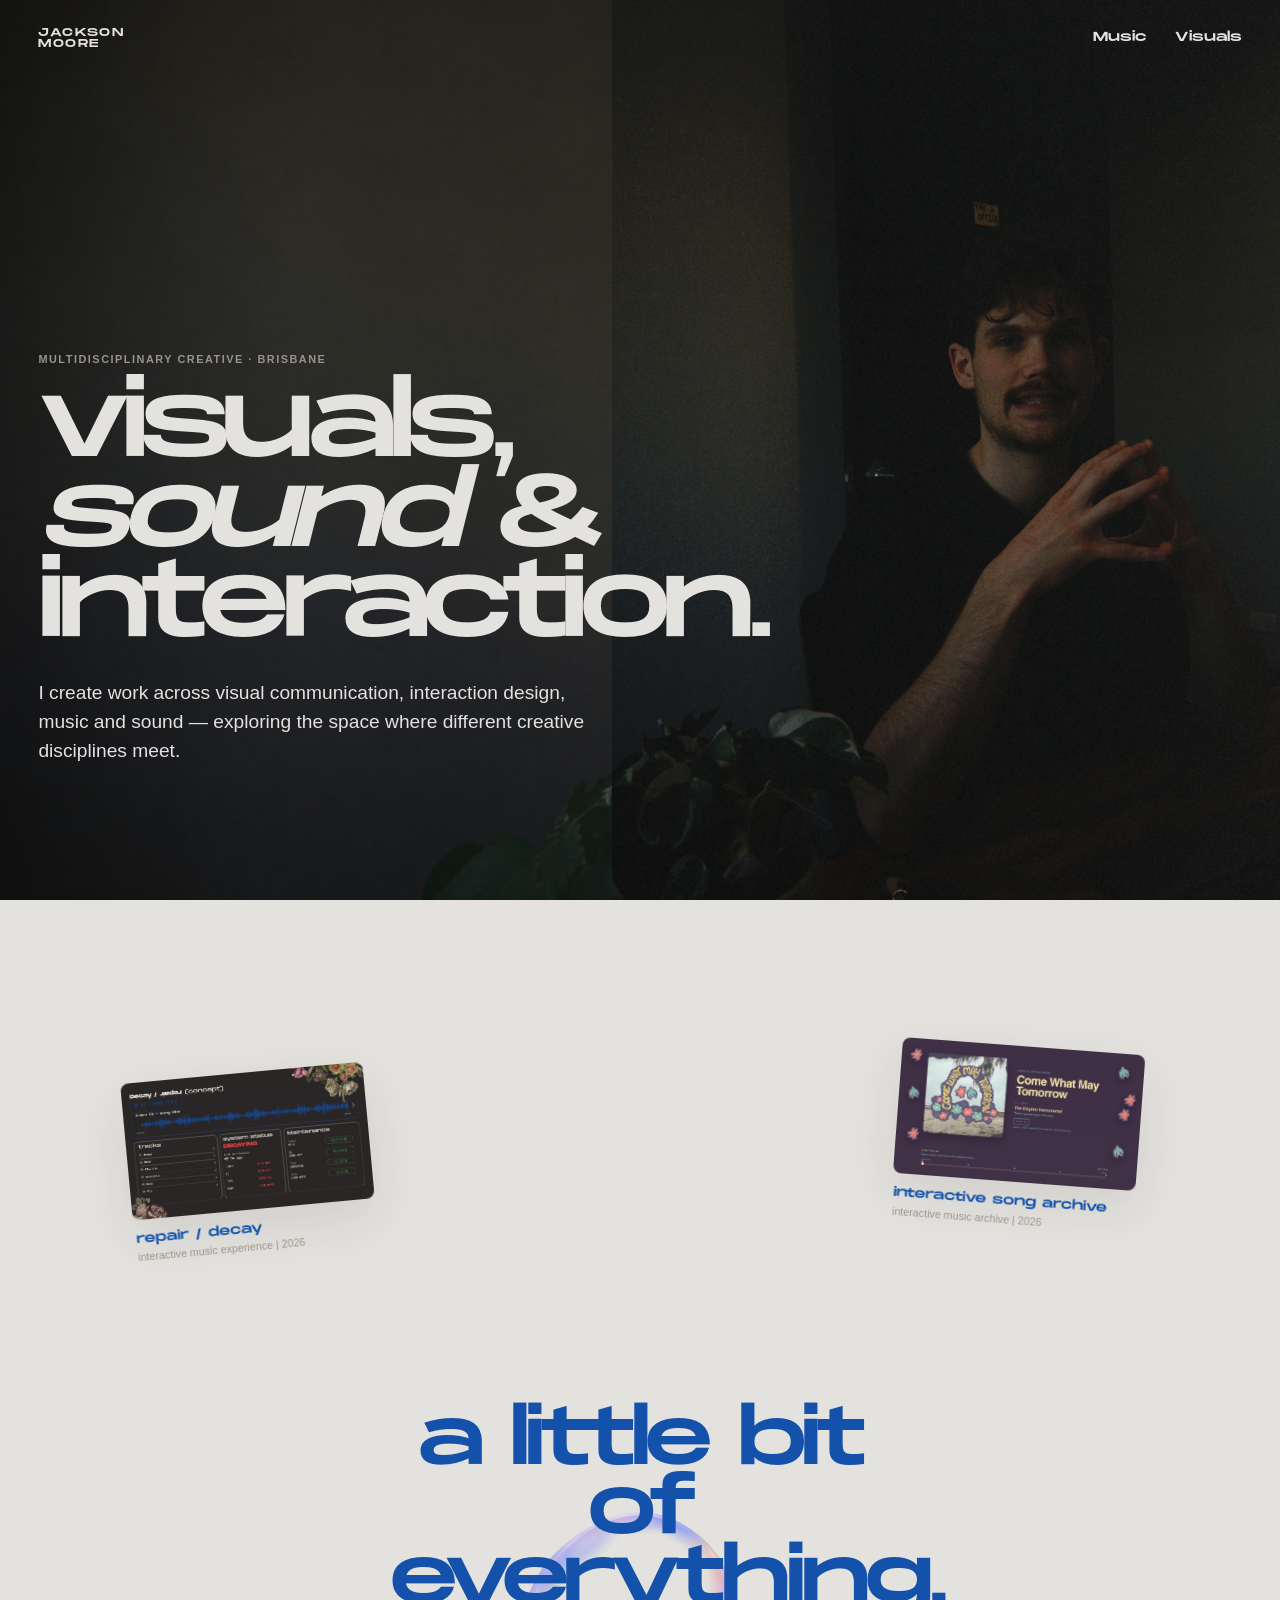
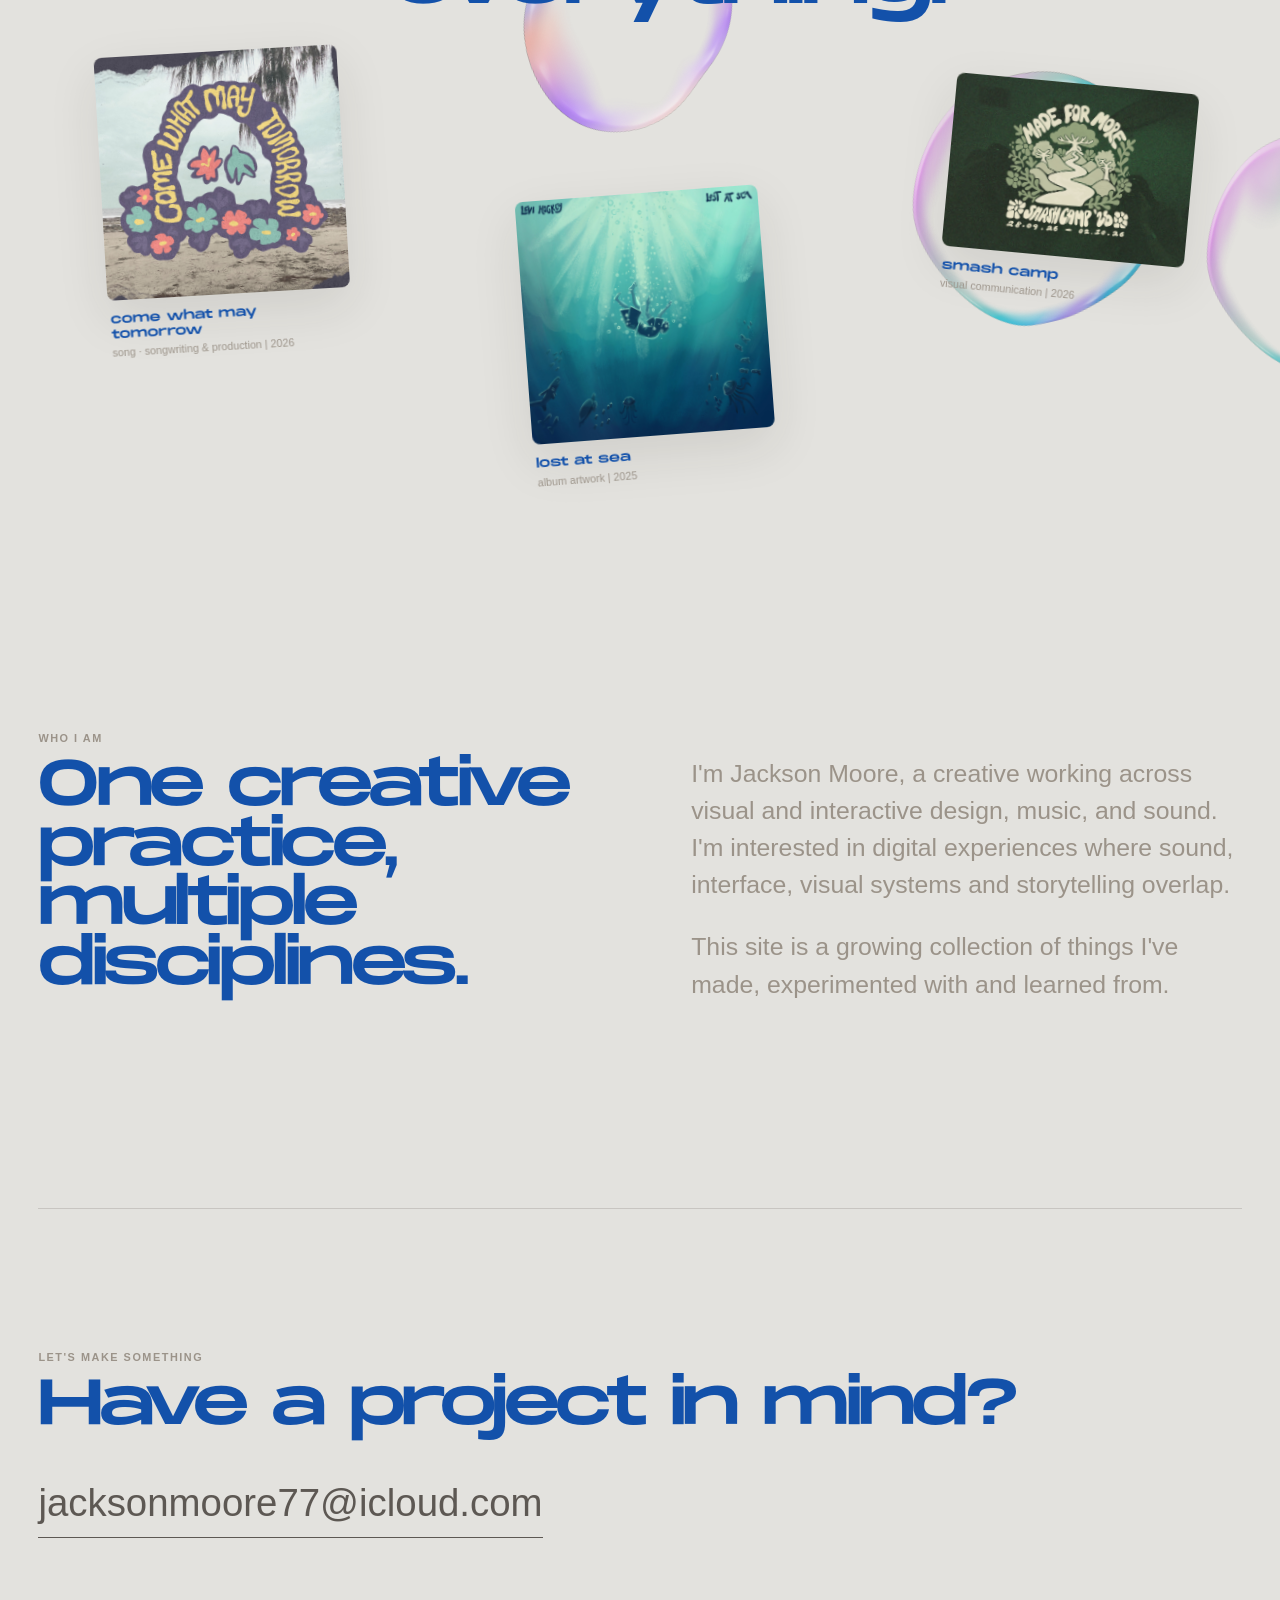
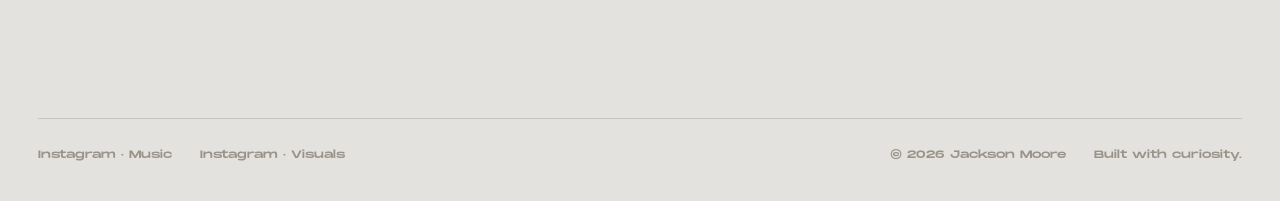
<file: index.html>
<!DOCTYPE html>
<html lang="en">
<head>
  <meta charset="UTF-8">
  <meta name="viewport" content="width=device-width, initial-scale=1.0">
  <meta name="description" content="Jackson Moore — multidisciplinary creative working across visual design, interaction, music and sound.">
  <title>Jackson Moore — Multidisciplinary Creative</title>
  <link rel="stylesheet" href="css/style.css">
</head>
<body class="home-page">
  <div class="water-layer" aria-hidden="true">
    <div class="bubble bubble-1"></div>
    <div class="bubble bubble-2"></div>
    <div class="bubble bubble-3"></div>
    <div class="bubble bubble-4"></div>
    <div class="bubble bubble-5"></div>
  </div>

  <header class="site-header">
    <a class="logo" href="index.html">JACKSON<br>MOORE</a>
    <nav class="nav" aria-label="Main navigation">
      <a href="music.html">Music</a>
      <a href="design.html">Visuals</a>
    </nav>
  </header>

  <main>
    <section class="hero hero-full-bleed">
      <div class="hero-copy section">
        <p class="eyebrow">MULTIDISCIPLINARY CREATIVE · BRISBANE</p>
        <h1>visuals,<br><em>sound</em> & interaction.</h1>
        <p class="hero-intro">
          I create work across visual communication, interaction design,
          music and sound — exploring the space where different creative
          disciplines meet.
        </p>
      </div>
    </section>

    <section class="floating-work" id="selected-work">
      <div class="floating-work-intro">
        <h2>a little bit<br>of everything.</h2>
      </div>

      <div class="floating-gallery" id="home-gallery" aria-label="Selected projects">
        <a class="floating-project floating-project-1" href="project.html?id=decay-repair">
          <div class="floating-project-image">
            <img src="assets/images/decay-repair-hero.jpg" alt="repair / decay project">
          </div>
          <div class="floating-project-meta">
            <h3>repair / decay</h3>
            <p>interactive music experience | 2026</p>
          </div>
        </a>

        <a class="floating-project floating-project-2" href="https://jackasonn.github.io/interactive-song-archive/" target="_blank" rel="noopener">
          <div class="floating-project-image">
            <img src="assets/images/interactive-song-archive-hero.jpg" alt="interactive song archive project">
          </div>
          <div class="floating-project-meta">
            <h3>interactive song archive</h3>
            <p>interactive music archive | 2026</p>
          </div>
        </a>

        <a class="floating-project floating-project-3" href="project.html?id=come-what-may-tomorrow">
          <div class="floating-project-image">
            <img src="assets/images/come-what-may-tomorrow-hero.jpg" alt="come what may tomorrow project">
          </div>
          <div class="floating-project-meta">
            <h3>come what may tomorrow</h3>
            <p>song · songwriting & production | 2026</p>
          </div>
        </a>

        <a class="floating-project floating-project-4" href="project.html?id=smash-camp">
          <div class="floating-project-image">
            <img src="assets/images/smash-camp-hero.jpg" alt="smash camp project">
          </div>
          <div class="floating-project-meta">
            <h3>smash camp</h3>
            <p>visual communication | 2026</p>
          </div>
        </a>

        <a class="floating-project floating-project-5" href="project.html?id=lost-at-sea">
          <div class="floating-project-image">
            <img src="assets/images/lost-at-sea-hero.jpg" alt="lost at sea project">
          </div>
          <div class="floating-project-meta">
            <h3>lost at sea</h3>
            <p>album artwork | 2025</p>
          </div>
        </a>
      </div>
    </section>

    <section class="about section">
      <div>
        <p class="eyebrow">WHO I AM</p>
        <h2>One creative practice,<br>multiple disciplines.</h2>
      </div>
      <div class="about-copy">
        <p>
          I'm Jackson Moore, a creative working across visual and interactive
          design, music, and sound. I'm interested in digital experiences
          where sound, interface, visual systems and storytelling overlap.
        </p>
        <p>
          This site is a growing collection of things I've made, experimented
          with and learned from.
        </p>
      </div>
    </section>

    <section class="contact section">
      <p class="eyebrow">LET'S MAKE SOMETHING</p>
      <h2>Have a project in mind?</h2>
      <a class="big-link" href="mailto:jacksonmoore77@icloud.com">jacksonmoore77@icloud.com</a>
    </section>
  </main>

  <footer class="site-footer">
    <div class="footer-socials" aria-label="Social media">
      <a href="https://www.instagram.com/jackasonn_music/" target="_blank" rel="noopener">Instagram · Music</a>
      <a href="https://www.instagram.com/jackasonn_visuals/" target="_blank" rel="noopener">Instagram · Visuals</a>
    </div>
    <div class="footer-meta">
      <span>© 2026 Jackson Moore</span>
      <span>Built with curiosity.</span>
    </div>
  </footer>

  <script src="js/projects.js"></script>
  <script src="js/main.js"></script>
</body>
</html>
</file>
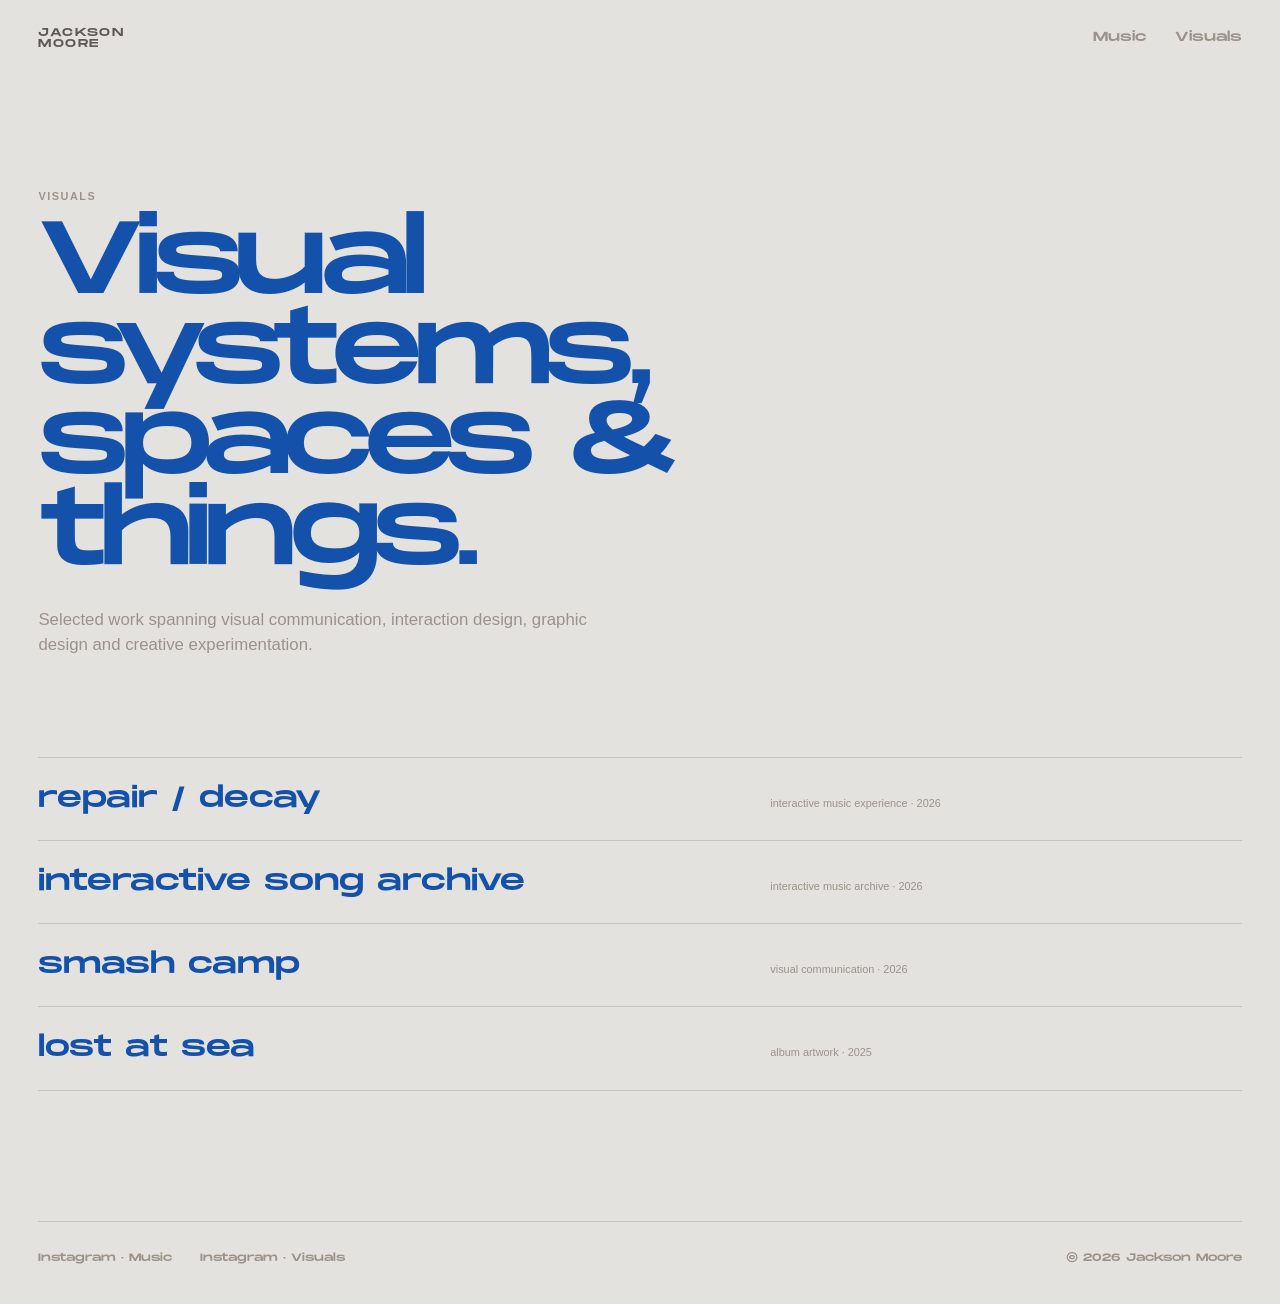
<file: design.html>
<!DOCTYPE html>
<html lang="en">
<head>
  <meta charset="UTF-8">
  <meta name="viewport" content="width=device-width, initial-scale=1.0">
  <meta name="description" content="Jackson Moore — visual communication, interaction and design projects.">
  <title>Visuals — Jackson Moore</title>
  <link rel="stylesheet" href="css/style.css">
</head>
<body>
  <div class="water-layer" aria-hidden="true">
    <div class="bubble bubble-2"></div>
    <div class="bubble bubble-4"></div>
    <div class="bubble bubble-5"></div>
  </div>

  <header class="site-header">
    <a class="logo" href="index.html">JACKSON<br>MOORE</a>
    <nav class="nav" aria-label="Main navigation">
      <a href="music.html">Music</a>
      <a href="design.html">Visuals</a>
    </nav>
  </header>

  <main>
    <section class="page-intro section">
      <p class="eyebrow">VISUALS</p>
      <h1>Visual systems,<br>spaces & things.</h1>
      <p>Selected work spanning visual communication, interaction design, graphic design and creative experimentation.</p>
    </section>

    <section class="project-link-list section" id="design-list"></section>
  </main>

  <footer class="site-footer">
    <div class="footer-socials" aria-label="Social media">
      <a href="https://www.instagram.com/jackasonn_music/" target="_blank" rel="noopener">Instagram · Music</a>
      <a href="https://www.instagram.com/jackasonn_visuals/" target="_blank" rel="noopener">Instagram · Visuals</a>
    </div>
    <div class="footer-meta">
      <span>© 2026 Jackson Moore</span>
    </div>
  </footer>

  <script src="js/projects.js"></script>
  <script src="js/main.js"></script>
</body>
</html>
</file>
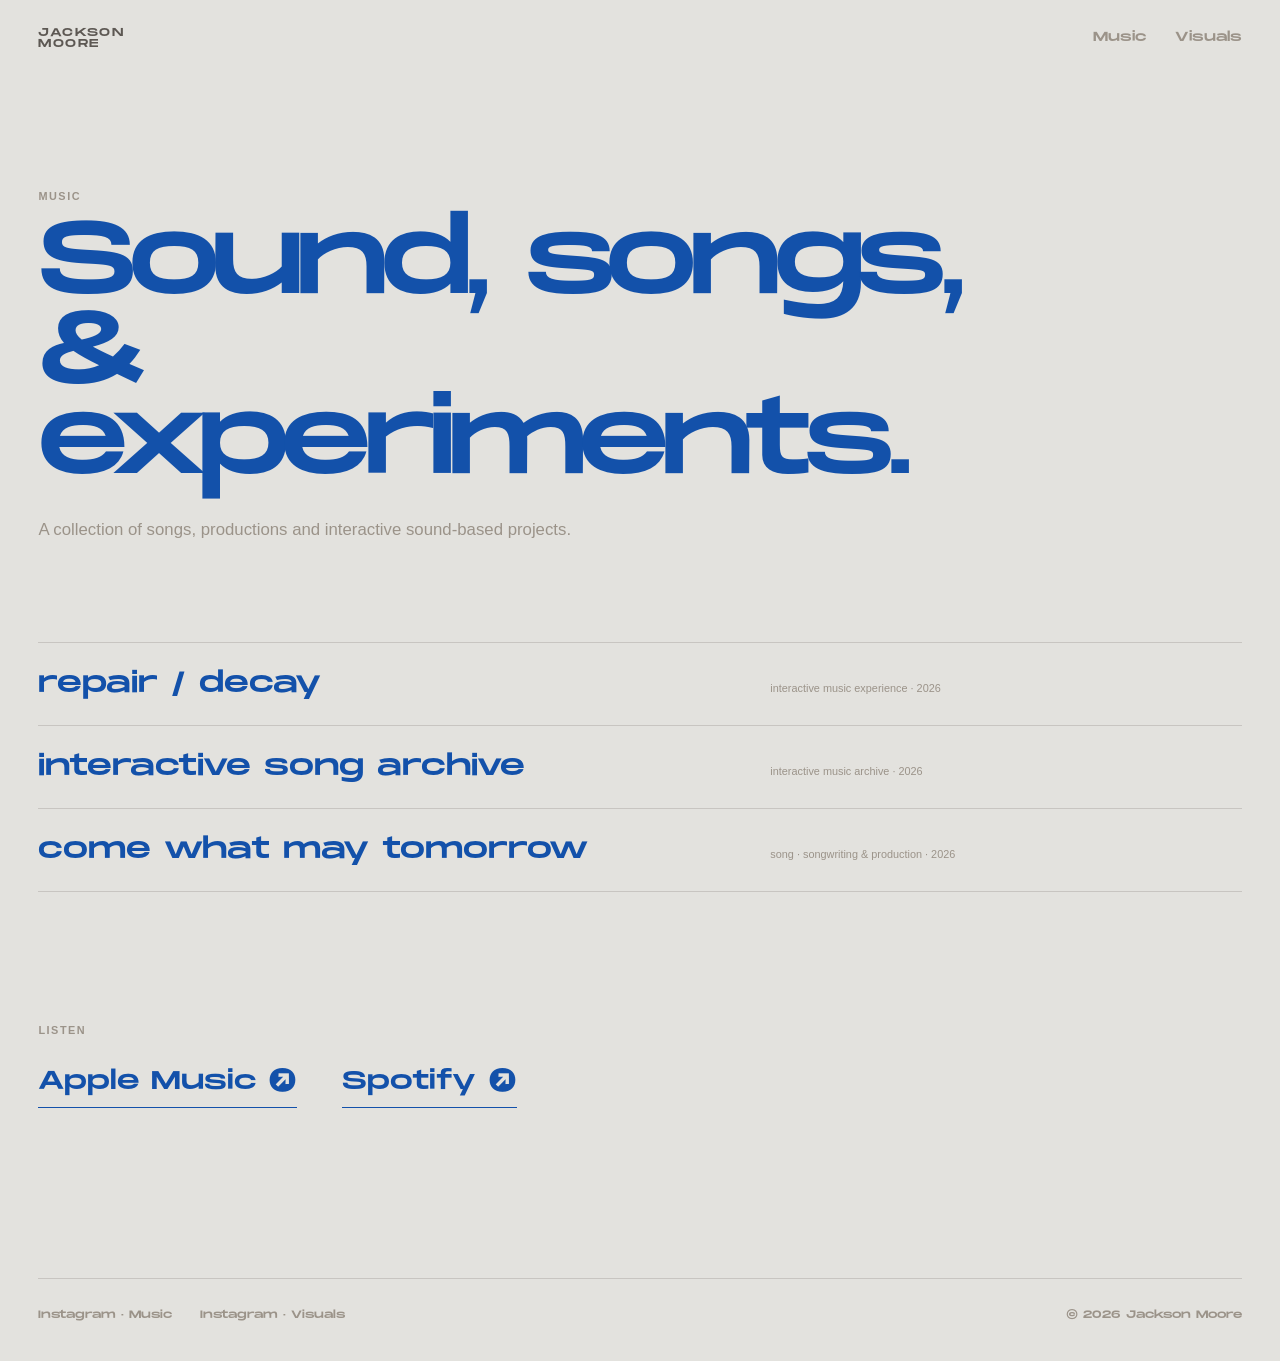
<file: music.html>
<!DOCTYPE html>
<html lang="en">
<head>
  <meta charset="UTF-8">
  <meta name="viewport" content="width=device-width, initial-scale=1.0">
  <meta name="description" content="Jackson Moore — music, production and interactive sound work.">
  <title>Music — Jackson Moore</title>
  <link rel="stylesheet" href="css/style.css">
</head>
<body>
  <div class="water-layer" aria-hidden="true">
    <div class="bubble bubble-1"></div>
    <div class="bubble bubble-3"></div>
    <div class="bubble bubble-5"></div>
  </div>

  <header class="site-header">
    <a class="logo" href="index.html">JACKSON<br>MOORE</a>
    <nav class="nav" aria-label="Main navigation">
      <a href="music.html">Music</a>
      <a href="design.html">Visuals</a>
    </nav>
  </header>

  <main>
    <section class="page-intro section">
      <p class="eyebrow">MUSIC</p>
      <h1>Sound, songs,<br>& experiments.</h1>
      <p>A collection of songs, productions and interactive sound-based projects.</p>
    </section>

    <section class="project-link-list section" id="music-list"></section>

    <section class="platform-links section">
      <p class="eyebrow">LISTEN</p>
      <div class="platform-link-row">
        <a href="https://music.apple.com/au/artist/jackson-moore/6800161995" target="_blank" rel="noopener">Apple Music <span>↗</span></a>
        <a href="https://open.spotify.com/artist/7njkLldCadYfsRvvedCBV6" target="_blank" rel="noopener">Spotify <span>↗</span></a>
      </div>
    </section>
  </main>

  <footer class="site-footer">
    <div class="footer-socials" aria-label="Social media">
      <a href="https://www.instagram.com/jackasonn_music/" target="_blank" rel="noopener">Instagram · Music</a>
      <a href="https://www.instagram.com/jackasonn_visuals/" target="_blank" rel="noopener">Instagram · Visuals</a>
    </div>
    <div class="footer-meta">
      <span>© 2026 Jackson Moore</span>
    </div>
  </footer>

  <script src="js/projects.js"></script>
  <script src="js/main.js"></script>
</body>
</html>
</file>
<file: css/style.css>
@font-face {
  font-family: "Monument Extended";
  src: url("../assets/fonts/monumentextended-regular.otf") format("opentype");
  font-weight: 400;
  font-style: normal;
  font-display: swap;
}

@font-face {
  font-family: "Monument Extended";
  src: url("../assets/fonts/monumentextended-ultrabold.otf") format("opentype");
  font-weight: 700;
  font-style: normal;
  font-display: swap;
}

:root {
  --background: #e3e2de;
  --surface: #e8e6dc;
  --text: #5d5853;
  --muted: #9b9389;
  --accent: #1351aa;
  --accent-dark: #14396d;
  --line: rgba(64, 54, 43, 0.16);
  --font-display: "Monument Extended", "Helvetica Neue", Helvetica, Arial, sans-serif;
  --font-body: "Helvetica Neue", Helvetica, Arial, sans-serif;
  --page-width: 1280px;
  --side-padding: clamp(18px, 3vw, 50px);
  --radius: 18px;
}

* { box-sizing: border-box; }

html {
  scroll-behavior: smooth;
}

body {
  margin: 0;
  background: var(--background);
  color: var(--text);
  font-family: var(--font-body);
  line-height: 1.5;
  overflow-x: hidden;
}

h1, h2, h3 {
  font-family: var(--font-display);
  color: var(--accent);
}

a {
  color: inherit;
  text-decoration: none;
}

a:hover {
  color: var(--accent);
}

.site-header,
main,
.site-footer {
  position: relative;
  z-index: 2;
}

.site-header {
  width: min(var(--page-width), calc(100% - var(--side-padding) * 2));
  margin: 0 auto;
  padding: 28px 0;
  display: flex;
  align-items: flex-start;
  justify-content: space-between;
  gap: 30px;
}

.logo {
  font-family: var(--font-display);
  font-size: 0.72rem;
  line-height: 0.95;
  letter-spacing: 0.12em;
}

.nav {
  display: flex;
  gap: 28px;
  font-family: var(--font-display);
  font-size: 0.82rem;
}

.nav a { color: var(--muted); }

.section {
  width: min(var(--page-width), calc(100% - var(--side-padding) * 2));
  margin: 0 auto;
}

.eyebrow {
  margin: 0;
  color: var(--muted);
  font-size: 0.68rem;
  letter-spacing: 0.14em;
  font-weight: 700;
}

.hero-full-bleed {
  position: relative;
  isolation: isolate;
  min-height: 100svh;
  display: grid;
  align-items: end;
  padding: clamp(80px, 13vw, 180px) 0 clamp(64px, 9vw, 130px);
  overflow: hidden;
  color: var(--background);
  background-image: url("../assets/images/hero.jpg");
  background-position: center;
  background-size: cover;
}

.home-page .site-header {
  position: absolute;
  inset: 0 0 auto;
  z-index: 3;
}

.home-page .logo,
.home-page .nav a { color: var(--background); }

.home-page .logo:hover,
.home-page .nav a:hover { color: var(--accent); }

.hero-full-bleed::before {
  content: "";
  position: absolute;
  inset: 0;
  z-index: -1;
  background: linear-gradient(90deg, rgba(0,0,0,.52), rgba(0,0,0,.12));
}

.hero-copy { max-width: var(--page-width); }

.hero h1 {
  max-width: 980px;
  margin: 14px 0 28px;
  font-family: var(--font-display);
  font-size: clamp(3.5rem, 8vw, 8rem);
  line-height: .88;
  letter-spacing: -.065em;
  font-weight: 500;
  color: var(--background);
}

.hero h1 em {
  color: inherit;
  font-family: inherit;
  font-weight: inherit;
}

.hero-intro {
  max-width: 570px;
  color: var(--background);
  font-size: clamp(1rem, 1.5vw, 1.2rem);
}

/* ===== FLOATING HOMEPAGE GALLERY ===== */

.floating-work {
  position: relative;
  width: 100%;
  min-height: 1250px;
  padding: 180px 0 220px;
  display: grid;
  place-items: center;
}

.floating-work-intro {
  position: relative;
  z-index: 3;
  width: min(500px, 90vw);
  margin: 0;
  text-align: center;
  pointer-events: none;
}

.floating-work-intro h2 {
  margin: 12px 0 0;
  font-size: clamp(2.6rem, 6vw, 6.2rem);
  line-height: .9;
  letter-spacing: -.065em;
  font-weight: 500;
}

.floating-gallery {
  position: absolute;
  inset: 0;
  width: 100%;
  max-width: 1500px;
  margin: auto;
  pointer-events: none;
}

.floating-project {
  --scroll-y: 0px;
  --scroll-rotation: 0deg;
  position: absolute;
  z-index: 2;
  width: clamp(180px, 19vw, 290px);
  transform: translate3d(0, var(--scroll-y), 0) rotate(calc(var(--base-rotation, 0deg) + var(--scroll-rotation)));
  transition: transform 500ms cubic-bezier(.22, .61, .36, 1);
  will-change: transform;
  pointer-events: auto;
}

.floating-project-image {
  width: 100%;
  overflow: hidden;
  border-radius: 8px;
  background: var(--surface);
  box-shadow: 0 18px 50px rgba(40, 35, 28, .10);
}

.floating-project-image img {
  display: block;
  width: 100%;
  height: auto;
  aspect-ratio: auto;
  object-fit: contain;
}

.floating-project-meta {
  padding: 13px 2px 0;
}

.floating-project-meta h3 {
  margin: 0;
  color: var(--accent);
  font-family: var(--font-display);
  font-size: .78rem;
  line-height: 1.15;
  font-weight: 400;
  text-transform: lowercase;
}

.floating-project-meta p {
  margin: 4px 0 0;
  color: var(--muted);
  font-size: .67rem;
  line-height: 1.25;
}

.floating-project:hover {
  z-index: 5;
}

.floating-project:hover .floating-project-image {
  box-shadow: 0 24px 65px rgba(40, 35, 28, .18);
  transform: scale(1.025);
}

.floating-project-1 {
  --base-rotation: -5deg;
  left: 10%;
  top: 16%;
}

.floating-project-2 {
  --base-rotation: 4deg;
  right: 11%;
  top: 10%;
}

.floating-project-3 {
  --base-rotation: -3deg;
  left: 8%;
  bottom: 13%;
}

.floating-project-4 {
  --base-rotation: 5deg;
  right: 7%;
  bottom: 22%;
}

.floating-project-5 {
  --base-rotation: -4deg;
  left: 41%;
  bottom: 4%;
}

/* ===== ABOUT / CONTACT ===== */

.about {
  display: grid;
  grid-template-columns: 1fr 1fr;
  gap: 8vw;
  padding-top: 180px;
  padding-bottom: 180px;
  border-bottom: 1px solid var(--line);
}

.about h2,
.contact h2 {
  margin: 10px 0 0;
  font-size: clamp(2.3rem, 5vw, 5rem);
  line-height: .93;
  letter-spacing: -.055em;
  font-weight: 500;
}

.about-copy {
  max-width: 580px;
  color: var(--muted);
  font-size: clamp(1.1rem, 2vw, 1.55rem);
}

.contact {
  padding-top: 140px;
  padding-bottom: 180px;
}

.big-link {
  display: inline-block;
  margin-top: 40px;
  border-bottom: 1px solid currentColor;
  padding-bottom: 5px;
  font-size: clamp(1.3rem, 3vw, 3rem);
}

/* ===== LIST PAGES ===== */

.page-intro {
  padding-top: 110px;
  padding-bottom: 100px;
}

.page-intro h1 {
  max-width: 1000px;
  margin: 14px 0 28px;
  color: var(--accent);
  font-size: clamp(3.5rem, 8vw, 8rem);
  line-height: .88;
  letter-spacing: -.065em;
  font-weight: 500;
}

.page-intro > p:last-child {
  max-width: 600px;
  margin: 0;
  color: var(--muted);
  font-size: 1.05rem;
}

.project-link-list {
  padding-bottom: 130px;
}

.project-list-link {
  display: grid;
  grid-template-columns: minmax(0, 1.5fr) minmax(220px, 1fr);
  align-items: baseline;
  gap: 25px;
  padding: 27px 0;
  border-top: 1px solid var(--line);
  transition: padding 180ms ease, color 180ms ease;
}

.project-list-link:last-child {
  border-bottom: 1px solid var(--line);
}

.project-list-link:hover {
  padding-left: 10px;
  color: var(--accent);
}

.project-list-meta {
  color: var(--muted);
  font-size: .68rem;
  text-transform: lowercase;
}

.project-list-title {
  font-family: var(--font-display);
  color: var(--accent);
  font-size: clamp(1.15rem, 2.2vw, 2.1rem);
  line-height: 1;
}

.platform-links {
  padding-bottom: 170px;
}

.platform-link-row {
  display: flex;
  flex-wrap: wrap;
  gap: 12px 45px;
  margin-top: 25px;
}

.platform-link-row a,
.project-links a {
  color: var(--accent);
  font-family: var(--font-display);
  font-size: clamp(1rem, 2vw, 1.6rem);
  border-bottom: 1px solid var(--accent);
  padding-bottom: 5px;
}

/* ===== PROJECT PAGES ===== */

.project-header {
  width: min(var(--page-width), calc(100% - var(--side-padding) * 2));
  margin: 0 auto;
  padding-top: 90px;
  padding-bottom: 70px;
}

.project-header h1 {
  margin: 35px 0 15px;
  color: var(--accent);
  font-size: clamp(3.5rem, 8vw, 8rem);
  line-height: .88;
  letter-spacing: -.065em;
  font-weight: 500;
}

.project-meta { color: var(--muted); }

.project-hero {
  width: min(var(--page-width), calc(100% - var(--side-padding) * 2));
  margin: 0 auto;
  overflow: hidden;
  border-radius: var(--radius);
  background: var(--surface);
}

.project-hero img {
  display: block;
  width: 100%;
  height: auto;
}

.project-body {
  width: min(900px, calc(100% - var(--side-padding) * 2));
  margin: 120px auto;
}

.project-body .lead {
  margin: 0 0 80px;
  color: var(--text);
  font-size: clamp(1.5rem, 3vw, 2.7rem);
  line-height: 1.15;
}

.project-section {
  margin: 90px 0;
}

.project-section h2 {
  margin: 10px 0 20px;
  font-size: 2rem;
}

.project-section p {
  color: var(--muted);
  max-width: 700px;
}

.project-overview {
  max-width: 700px;
}

.project-overview p {
  color: var(--muted);
  margin: 0 0 1.35em;
}

.project-overview p + p {
  text-indent: 2em;
}

.project-links {
  margin: 70px 0;
}

.project-links .eyebrow {
  margin-bottom: 18px;
}

.project-links a {
  display: inline-block;
  margin: 0 25px 15px 0;
}

.audio-player {
  width: 100%;
  margin: 0 0 70px;
}

.project-gallery {
  width: min(var(--page-width), calc(100% - var(--side-padding) * 2));
  margin: 0 auto 140px;
  display: grid;
  grid-template-columns: repeat(2, minmax(0, 1fr));
  gap: 28px;
  align-items: start;
}

.project-gallery-image {
  margin: 0;
  overflow: hidden;
  border-radius: var(--radius);
  background: var(--surface);
}

.project-gallery-image.gallery-wide {
  grid-column: 1 / -1;
}

.project-gallery-image img {
  display: block;
  width: 100%;
  height: auto;
}

/* ===== FOOTER ===== */

.site-footer {
  width: min(var(--page-width), calc(100% - var(--side-padding) * 2));
  margin: 0 auto;
  padding: 28px 0 38px;
  display: flex;
  justify-content: space-between;
  gap: 30px;
  color: var(--muted);
  font-family: var(--font-display);
  font-size: .67rem;
  border-top: 1px solid var(--line);
}

.footer-socials,
.footer-meta {
  display: flex;
  flex-wrap: wrap;
  gap: 18px 28px;
}

.footer-socials a:hover,
.footer-meta a:hover {
  color: var(--accent);
}

/* ===== BUBBLES ===== */

.water-layer {
  position: fixed;
  inset: 0;
  pointer-events: none;
  overflow: hidden;
  z-index: 1;
}

.bubble {
  position: absolute;
  display: block;
  height: auto;
  pointer-events: none;
  user-select: none;
  will-change: transform;
}

.floating-bubble {
  bottom: -80px;
  animation: float-up linear infinite;
}

.click-bubble {
  position: fixed;
  z-index: 20;
  pointer-events: none;
  bottom: auto;
  transform: translate(-50%, 0) rotate(var(--bubble-rotation)) scale(.7);
  animation: click-float-up linear forwards;
  user-select: none;
}

.gallery-bubble {
  position: absolute;
  z-index: 1;
  pointer-events: auto;
  user-select: none;
  cursor: pointer;
  will-change: transform;
  --bubble-hover-scale: 1;
  transform: translate3d(0, var(--scroll-y, 0px), 0)
    rotate(calc(var(--bubble-base-rotation, 0deg) + var(--scroll-rotation, 0deg)))
    scale(var(--bubble-hover-scale));
  transition: transform 500ms cubic-bezier(.22, .61, .36, 1), filter 250ms ease;
}

.gallery-bubble:hover {
  --bubble-hover-scale: 1.055;
  filter: brightness(1.04);
}

.gallery-bubble.gallery-bubble-pop {
  --bubble-hover-scale: 1.12;
  transition-duration: 180ms;
}

@keyframes float-up {
  0% {
    transform: translate(0, 0) rotate(var(--bubble-rotation)) scale(.85);
    opacity: 0;
  }
  10% { opacity: .8; }
  28% {
    transform: translate(var(--bubble-sway, 18px), -25vh)
      rotate(calc(var(--bubble-rotation) + 18deg)) scale(.94);
  }
  50% {
    transform: translate(calc(var(--bubble-sway, 18px) * -0.65), -50vh)
      rotate(calc(var(--bubble-rotation) - 22deg)) scale(1);
  }
  73% {
    transform: translate(calc(var(--bubble-sway, 18px) * .8), -78vh)
      rotate(calc(var(--bubble-rotation) + 28deg)) scale(1.04);
  }
  100% {
    transform: translate(calc(var(--bubble-sway, 18px) * -0.55), -115vh)
      rotate(calc(var(--bubble-rotation) - 16deg)) scale(1.08);
    opacity: 0;
  }
}

@keyframes click-float-up {
  0% {
    opacity: 0;
    transform: translate(-50%, 0) rotate(var(--bubble-rotation)) scale(.65);
  }
  10% { opacity: .85; }
  28% {
    transform: translate(calc(-50% + var(--bubble-sway, 18px)), -25vh)
      rotate(calc(var(--bubble-rotation) + 20deg)) scale(.9);
  }
  52% {
    transform: translate(calc(-50% - var(--bubble-sway, 18px)), -52vh)
      rotate(calc(var(--bubble-rotation) - 24deg)) scale(1);
  }
  76% {
    transform: translate(calc(-50% + var(--bubble-sway, 18px)), -82vh)
      rotate(calc(var(--bubble-rotation) + 30deg)) scale(1.05);
  }
  100% {
    transform: translate(calc(-50% - var(--bubble-sway, 18px) * .6), -115vh)
      rotate(calc(var(--bubble-rotation) - 16deg)) scale(1.08);
    opacity: 0;
  }
}

/* ===== RESPONSIVE ===== */

@media (max-width: 800px) {
  .floating-work {
    min-height: 1150px;
    padding-top: 160px;
  }

  .floating-project {
    width: clamp(155px, 29vw, 230px);
  }

  .floating-project-1 { left: 5%; top: 15%; }
  .floating-project-2 { right: 5%; top: 8%; }
  .floating-project-3 { left: 4%; bottom: 17%; }
  .floating-project-4 { right: 3%; bottom: 26%; }
  .floating-project-5 { left: 35%; bottom: 5%; }

  .gallery-bubble { max-width: 28vw; }

  .about {
    grid-template-columns: 1fr;
    gap: 60px;
  }

  .project-list-link {
    grid-template-columns: 1fr;
    gap: 8px;
  }

  .project-list-meta {
    grid-column: auto;
  }

  .project-gallery {
    grid-template-columns: 1fr;
  }
}

@media (max-width: 520px) {
  .site-header {
    padding-top: 22px;
    flex-direction: column;
  }

  .nav {
    gap: 18px;
  }

  .hero-full-bleed {
    min-height: 92svh;
  }

  .hero h1,
  .page-intro h1,
  .project-header h1 {
    font-size: clamp(3rem, 16vw, 5rem);
  }

  .floating-work {
    min-height: 1050px;
  }

  .floating-work-intro h2 {
    font-size: clamp(2.3rem, 12vw, 4rem);
  }

  .floating-project {
    width: 150px;
  }

  .floating-project-1 { left: 4%; top: 13%; }
  .floating-project-2 { right: 4%; top: 9%; }
  .floating-project-3 { left: 2%; bottom: 18%; }
  .floating-project-4 { right: 2%; bottom: 27%; }
  .floating-project-5 { left: 30%; bottom: 6%; }

  .gallery-bubble { max-width: 34vw; }

  .project-list-link {
    grid-template-columns: 1fr;
    gap: 7px;
    padding: 22px 0;
  }

  .project-list-title {
    font-size: 1.05rem;
  }

  .project-list-meta {
    font-size: .61rem;
  }

  .site-footer {
    flex-direction: column;
    align-items: flex-start;
  }
}

@media (prefers-reduced-motion: reduce) {
  html { scroll-behavior: auto; }

  .bubble,
  .floating-project {
    animation: none;
    transition: none;
  }
}
</file>
